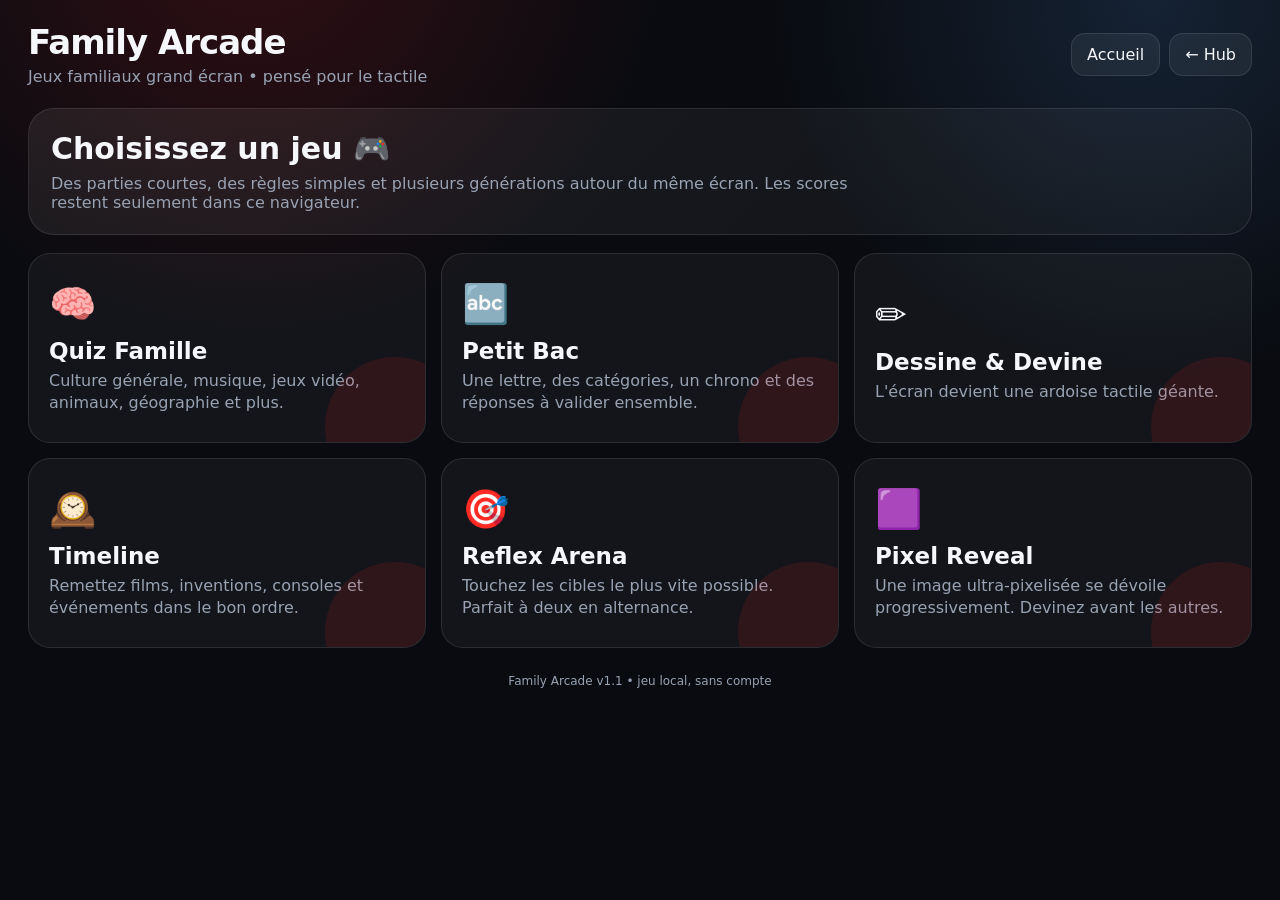
<file: family-arcade/index.html>
<!doctype html>
<html lang="fr">
<head>
<meta charset="utf-8">
<meta name="viewport" content="width=device-width,initial-scale=1,viewport-fit=cover">
<meta name="theme-color" content="#090b10">
<title>Family Arcade</title>
<link rel="stylesheet" href="style.css?v=2">
</head>
<body>
<div class="app">
  <div class="top">
    <div class="brand"><h1>Family Arcade</h1><p>Jeux familiaux grand écran • pensé pour le tactile</p></div>
    <div class="topActions"><button class="btn" id="homeBtn">Accueil</button><button class="btn" onclick="history.back()">← Hub</button></div>
  </div>

  <section id="home" class="screen active">
    <div class="hero"><h2>Choisissez un jeu 🎮</h2><p>Des parties courtes, des règles simples et plusieurs générations autour du même écran. Les scores restent seulement dans ce navigateur.</p></div>
    <div class="modes">
      <button class="mode" data-open="quiz"><div class="modeIcon">🧠</div><h3>Quiz Famille</h3><p>Culture générale, musique, jeux vidéo, animaux, géographie et plus.</p></button>
      <button class="mode" data-open="bac"><div class="modeIcon">🔤</div><h3>Petit Bac</h3><p>Une lettre, des catégories, un chrono et des réponses à valider ensemble.</p></button>
      <button class="mode" data-open="draw"><div class="modeIcon">✏️</div><h3>Dessine & Devine</h3><p>L'écran devient une ardoise tactile géante.</p></button>
      <button class="mode" data-open="timeline"><div class="modeIcon">🕰️</div><h3>Timeline</h3><p>Remettez films, inventions, consoles et événements dans le bon ordre.</p></button>
      <button class="mode" data-open="reflex"><div class="modeIcon">🎯</div><h3>Reflex Arena</h3><p>Touchez les cibles le plus vite possible. Parfait à deux en alternance.</p></button>
      <button class="mode" data-open="pixel"><div class="modeIcon">🟪</div><h3>Pixel Reveal</h3><p>Une image ultra-pixelisée se dévoile progressivement. Devinez avant les autres.</p></button>
    </div>
  </section>

  <section id="quiz" class="screen">
    <div class="panel">
      <div class="panelHead"><div><h2>Quiz Famille</h2><div class="sub">10 questions • difficulté mélangée</div></div><div class="scoreRow"><span class="pill">Question <strong id="quizN">1/10</strong></span><span class="pill">Score <strong id="quizScore">0</strong></span></div></div>
      <div class="bigQ" id="quizQ"></div>
      <div class="grid2" id="quizChoices"></div>
      <div style="margin-top:16px;display:flex;justify-content:flex-end"><button class="btn primary" id="quizNext" style="display:none">Question suivante</button></div>
    </div>
  </section>

  <section id="bac" class="screen">
    <div class="panel">
      <div class="panelHead"><div><h2>Petit Bac</h2><div class="sub">Écrivez vos réponses directement sur l'écran.</div></div><div class="timer" id="bacTimer">90</div></div>
      <div class="scoreRow"><span class="pill">Lettre <strong id="bacLetter">A</strong></span><button class="btn" id="newLetter">Nouvelle lettre</button><button class="btn primary" id="bacStart">Démarrer 90 s</button></div>
      <div class="bacGrid" id="bacGrid"></div>
      <div class="judge" id="bacJudge"><h3>Validation</h3><div class="sub">1 point si la réponse est acceptée. Vous êtes les arbitres.</div><div id="judgeList"></div><div style="margin-top:12px"><strong>Total : <span id="bacScore">0</span> point(s)</strong></div></div>
    </div>
  </section>

  <section id="draw" class="screen">
    <div class="panel">
      <div class="panelHead"><div><h2>Dessine & Devine</h2><div class="sub">Un joueur dessine, les autres devinent.</div></div><div class="timer" id="drawTimer">60</div></div>
      <div class="canvasWrap">
        <canvas id="drawCanvas" class="drawCanvas"></canvas>
        <div class="drawTools">
          <div class="promptBox"><div class="sub">Mot à dessiner</div><strong id="drawPrompt">••••••</strong></div>
          <button class="btn" id="revealPrompt">Afficher le mot</button>
          <button class="btn" id="newPrompt">Nouveau mot</button>
          <button class="btn" id="drawClear">Effacer</button>
          <button class="btn primary" id="drawStart">Chrono 60 s</button>
        </div>
      </div>
    </div>
  </section>

  <section id="timeline" class="screen">
    <div class="panel">
      <div class="panelHead"><div><h2>Timeline</h2><div class="sub">Touchez les cartes de la plus ancienne à la plus récente.</div></div><span class="pill">Score <strong id="timelineScore">0</strong></span></div>
      <div class="timelineCards" id="timelineCards"></div>
      <div style="margin-top:14px;display:flex;gap:10px"><button class="btn" id="timelineReset">Effacer l'ordre</button><button class="btn primary" id="timelineCheck">Valider</button><button class="btn" id="timelineNext" style="display:none">Nouvelle manche</button></div>
      <div class="timelineAnswer" id="timelineAnswer"></div>
    </div>
  </section>

  <section id="reflex" class="screen">
    <div class="panel">
      <div class="panelHead"><div><h2>Reflex Arena</h2><div class="sub">20 secondes. Touchez uniquement les cibles rouges.</div></div><div class="scoreRow"><span class="pill">Score <strong id="reflexScore">0</strong></span><span class="pill">Temps <strong id="reflexTime">20.0</strong></span></div></div>
      <div class="reflexArena" id="reflexArena"></div>
      <div style="margin-top:14px"><button class="btn primary" id="reflexStart">Démarrer</button></div>
    </div>
  </section>

  <section id="pixel" class="screen">
    <div class="panel">
      <div class="panelHead"><div><h2>Pixel Reveal</h2><div class="sub">Devinez avant que l'image soit nette.</div></div><span class="pill">Niveau <strong id="pixelLevel">1</strong></span></div>
      <div class="pixelStage">
        <canvas id="pixelCanvas" class="pixelCanvas"></canvas>
        <div class="pixelSide">
          <div class="promptBox"><div class="sub">Réponse</div><div class="revealName" id="pixelAnswer">???</div></div>
          <button class="btn" id="pixelMore">Dévoiler +</button>
          <button class="btn" id="pixelShow">Voir la réponse</button>
          <button class="btn primary" id="pixelNext">Image suivante</button>
        </div>
      </div>
    </div>
  </section>

  <section id="finish" class="screen"><div class="panel finish"><div class="huge">🏆</div><h2 id="finishTitle">Bien joué !</h2><p class="sub" id="finishText"></p><button class="btn primary" id="finishHome">Retour aux jeux</button></div></section>
  <div class="footer">Family Arcade v1.1 • jeu local, sans compte</div>
</div>
<script src="app.js?v=2"></script>
<script src="pixel-fix.js?v=2"></script>
</body>
</html>
</file>
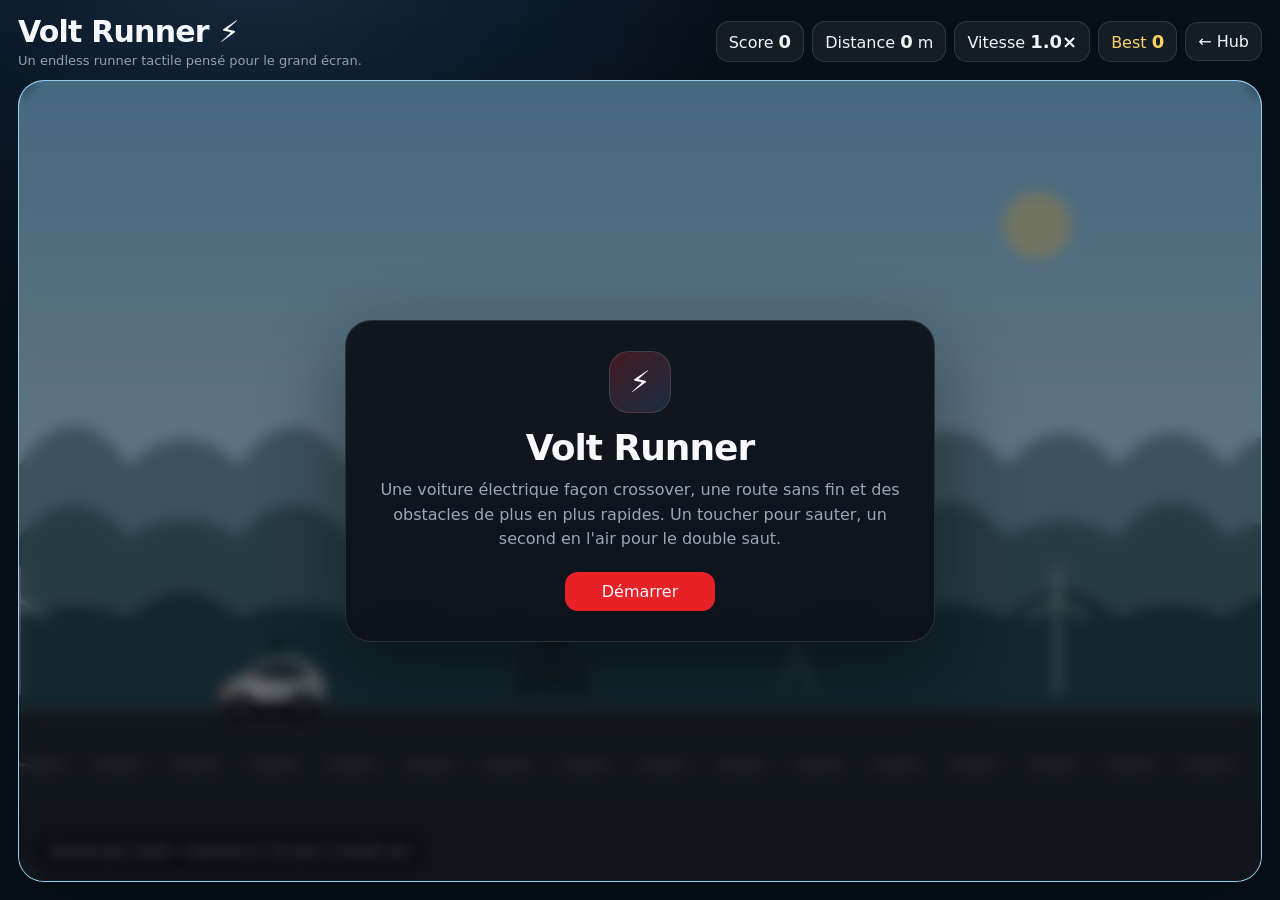
<file: finger-drift/index.html>
<!doctype html>
<html lang="fr">
<head>
<meta charset="utf-8">
<meta name="viewport" content="width=device-width,initial-scale=1,viewport-fit=cover">
<meta name="theme-color" content="#091018">
<title>Volt Runner</title>
<link rel="stylesheet" href="style.css?v=2.1">
</head>
<body>
<div class="wrap">
  <header class="top">
    <div class="title">
      <h1>Volt Runner ⚡</h1>
      <p>Un endless runner tactile pensé pour le grand écran.</p>
    </div>
    <div class="stats">
      <span class="pill">Score <strong id="score">0</strong></span>
      <span class="pill hideSmall">Distance <strong id="distance">0</strong> m</span>
      <span class="pill hideSmall">Vitesse <strong id="speed">1.0×</strong></span>
      <span class="pill best">Best <strong id="best">0</strong></span>
      <button class="btn" onclick="history.back()">← Hub</button>
    </div>
  </header>

  <main class="game" id="game">
    <canvas id="c"></canvas>
    <div class="hudHint">Touchez pour sauter • retouchez en l'air pour le double saut</div>
    <div class="overlay" id="overlay">
      <div class="card">
        <div class="carBadge">⚡</div>
        <h2 id="overlayTitle">Volt Runner</h2>
        <p id="overlayText">Une voiture électrique façon crossover, une route sans fin et des obstacles de plus en plus rapides. Un toucher pour sauter, un second en l'air pour le double saut.</p>
        <button class="btn primary" id="start">Démarrer</button>
      </div>
    </div>
  </main>
</div>
<script src="app.js?v=2.1"></script>
<script src="volt-fix.js?v=2.1"></script>
</body>
</html>
</file>
<file: family-arcade/style.css>
:root{--bg:#090b10;--panel:#11151d;--panel2:#171c26;--line:rgba(255,255,255,.1);--text:#f5f7fa;--muted:#98a2b3;--red:#e82127;--blue:#5aa7ff;--green:#62d394;--amber:#ffca64}
*{box-sizing:border-box}html,body{margin:0;min-height:100%;background:radial-gradient(circle at 20% -10%,rgba(232,33,39,.18),transparent 32%),radial-gradient(circle at 90% 0,rgba(90,167,255,.15),transparent 28%),var(--bg);color:var(--text);font-family:Inter,ui-sans-serif,system-ui,-apple-system,BlinkMacSystemFont,"Segoe UI",sans-serif}
button,input,select{font:inherit}.app{max-width:1500px;margin:auto;padding:22px 28px 44px}.top{display:flex;gap:18px;align-items:center;justify-content:space-between;margin-bottom:22px}.brand h1{margin:0;font-size:34px;letter-spacing:-1px}.brand p{margin:5px 0 0;color:var(--muted)}.topActions{display:flex;gap:9px}.btn{border:1px solid var(--line);background:rgba(255,255,255,.06);color:var(--text);padding:11px 15px;border-radius:14px;cursor:pointer}.btn.primary{background:var(--red);border-color:transparent}.btn:active{transform:scale(.98)}.screen{display:none}.screen.active{display:block}.hero{padding:22px;border:1px solid var(--line);background:linear-gradient(135deg,rgba(255,255,255,.07),rgba(255,255,255,.035));border-radius:26px;margin-bottom:18px}.hero h2{font-size:30px;margin:0 0 8px}.hero p{margin:0;color:var(--muted);max-width:850px}.modes{display:grid;grid-template-columns:repeat(3,1fr);gap:15px}.mode{min-height:190px;padding:20px;border:1px solid var(--line);background:rgba(255,255,255,.045);border-radius:22px;text-align:left;color:var(--text);cursor:pointer;position:relative;overflow:hidden}.mode:before{content:"";position:absolute;inset:auto -40px -55px auto;width:140px;height:140px;border-radius:50%;background:rgba(232,33,39,.12)}.mode:hover{background:rgba(255,255,255,.07)}.modeIcon{font-size:38px}.mode h3{font-size:23px;margin:12px 0 6px}.mode p{margin:0;color:var(--muted);line-height:1.4}.panel{border:1px solid var(--line);background:rgba(17,21,29,.94);border-radius:24px;padding:22px}.panelHead{display:flex;align-items:center;justify-content:space-between;gap:15px;margin-bottom:18px}.panelHead h2{margin:0;font-size:29px}.sub{color:var(--muted);font-size:14px}.grid2{display:grid;grid-template-columns:1fr 1fr;gap:14px}.grid3{display:grid;grid-template-columns:repeat(3,1fr);gap:12px}.choice{min-height:96px;border:1px solid var(--line);background:var(--panel2);color:var(--text);border-radius:18px;padding:16px;text-align:left;cursor:pointer}.choice.good{outline:2px solid var(--green);background:rgba(98,211,148,.12)}.choice.bad{outline:2px solid #ff6f78;background:rgba(255,90,100,.1)}.bigQ{font-size:32px;line-height:1.25;margin:22px 0}.scoreRow{display:flex;gap:10px;flex-wrap:wrap}.pill{padding:8px 12px;border:1px solid var(--line);border-radius:999px;background:rgba(255,255,255,.05);color:var(--muted)}.pill strong{color:var(--text)}.timer{font-size:50px;font-weight:750;letter-spacing:-2px}.input{width:100%;background:#0d1118;color:var(--text);border:1px solid var(--line);border-radius:14px;padding:13px 14px}.bacGrid{display:grid;grid-template-columns:repeat(2,1fr);gap:10px;margin-top:15px}.bacRow{display:grid;grid-template-columns:180px 1fr;align-items:center;gap:10px;padding:10px;border:1px solid var(--line);border-radius:15px;background:rgba(255,255,255,.035)}.bacRow label{font-weight:650}.judge{display:none;margin-top:15px}.judge.show{display:block}.judgeItem{display:flex;gap:8px;align-items:center;justify-content:space-between;padding:11px;border-bottom:1px solid var(--line)}.judgeBtns{display:flex;gap:7px}.mini{padding:7px 10px;border-radius:10px;border:1px solid var(--line);background:rgba(255,255,255,.05);color:var(--text);cursor:pointer}.canvasWrap{display:grid;grid-template-columns:1fr 320px;gap:16px}.drawCanvas{width:100%;height:520px;background:white;border-radius:20px;touch-action:none;display:block}.drawTools{display:flex;flex-direction:column;gap:10px}.promptBox{padding:18px;border-radius:18px;background:rgba(232,33,39,.1);border:1px solid rgba(232,33,39,.22)}.promptBox strong{font-size:23px}.timelineCards{display:grid;grid-template-columns:repeat(2,1fr);gap:12px}.timelineCard{min-height:115px;padding:17px;border:1px solid var(--line);border-radius:18px;background:var(--panel2);cursor:pointer;position:relative}.timelineCard.selected{outline:2px solid var(--blue)}.orderBadge{position:absolute;top:10px;right:10px;width:30px;height:30px;display:grid;place-items:center;border-radius:50%;background:var(--blue);font-weight:800}.timelineAnswer{display:none;margin-top:15px;padding:15px;border-radius:16px;background:rgba(255,255,255,.05)}.timelineAnswer.show{display:block}.reflexArena{position:relative;height:540px;border:1px solid var(--line);border-radius:24px;background:radial-gradient(circle at 50% 50%,rgba(90,167,255,.08),transparent 45%),#0b1017;overflow:hidden;touch-action:none}.target{position:absolute;width:78px;height:78px;border-radius:50%;display:grid;place-items:center;background:radial-gradient(circle at 35% 30%,#fff 0 8%,#ff7c84 9% 28%,#e82127 29% 57%,#821014 58% 100%);box-shadow:0 0 28px rgba(232,33,39,.35);cursor:pointer;user-select:none}.pixelStage{display:grid;grid-template-columns:1fr 310px;gap:16px}.pixelCanvas{width:100%;height:520px;background:#0c1016;border:1px solid var(--line);border-radius:22px;display:block}.pixelSide{display:flex;flex-direction:column;gap:10px}.revealName{font-size:30px;font-weight:800;min-height:45px}.finish{text-align:center;padding:45px 20px}.finish .huge{font-size:68px}.finish h2{font-size:36px}.footer{margin-top:26px;color:var(--muted);font-size:12px;text-align:center}
@media(max-width:1000px){.modes{grid-template-columns:repeat(2,1fr)}.canvasWrap,.pixelStage{grid-template-columns:1fr}.drawTools,.pixelSide{display:grid;grid-template-columns:repeat(3,1fr)}.bacGrid{grid-template-columns:1fr}.drawCanvas,.pixelCanvas{height:430px}}
@media(max-width:700px){.app{padding:14px}.modes,.grid2,.grid3,.timelineCards{grid-template-columns:1fr}.mode{min-height:145px}.top{align-items:flex-start}.brand h1{font-size:28px}.topActions{flex-direction:column}.bacRow{grid-template-columns:1fr}.drawCanvas,.pixelCanvas,.reflexArena{height:390px}}
</file>
<file: finger-drift/style.css>
:root{--bg:#071019;--panel:#111923;--line:rgba(255,255,255,.12);--text:#f7f9fc;--muted:#9ba7b5;--red:#e82127;--blue:#5aa7ff;--amber:#ffd56a}
*{box-sizing:border-box}
html,body{margin:0;width:100%;height:100%;overflow:hidden;background:radial-gradient(circle at 20% -10%,rgba(90,167,255,.18),transparent 34%),#071019;color:var(--text);font-family:Inter,system-ui,-apple-system,BlinkMacSystemFont,"Segoe UI",sans-serif}
button{font:inherit}
.wrap{height:100vh;padding:14px 18px 18px;display:grid;grid-template-rows:auto 1fr;gap:12px}
.top{display:flex;gap:14px;align-items:center;justify-content:space-between}
.title h1{margin:0;font-size:30px;letter-spacing:-.8px}
.title p{margin:4px 0 0;color:var(--muted);font-size:13px}
.stats{display:flex;gap:8px;align-items:center;flex-wrap:wrap;justify-content:flex-end}
.pill,.btn{padding:9px 12px;border:1px solid var(--line);border-radius:13px;background:rgba(255,255,255,.06);color:var(--text)}
.pill strong{font-size:18px}
.best{color:var(--amber)}
.btn{cursor:pointer}.btn.primary{background:var(--red);border-color:transparent;min-width:150px}.btn:active{transform:scale(.98)}
.game{position:relative;min-height:0;border:1px solid var(--line);border-radius:26px;overflow:hidden;background:#87c7ee;box-shadow:0 25px 80px rgba(0,0,0,.3)}
.game canvas{width:100%;height:100%;display:block;touch-action:none}
.hudHint{position:absolute;left:18px;bottom:14px;padding:9px 13px;border-radius:13px;background:rgba(3,8,13,.56);backdrop-filter:blur(8px);color:#eef4fb;font-size:12px;pointer-events:none}
.overlay{position:absolute;inset:0;display:grid;place-items:center;background:rgba(4,8,13,.52);backdrop-filter:blur(7px)}
.card{width:min(590px,90%);padding:30px;border-radius:26px;border:1px solid var(--line);background:rgba(13,19,28,.96);text-align:center;box-shadow:0 30px 80px rgba(0,0,0,.45)}
.carBadge{width:62px;height:62px;margin:0 auto 14px;border-radius:20px;display:grid;place-items:center;font-size:30px;background:linear-gradient(145deg,rgba(232,33,39,.24),rgba(90,167,255,.16));border:1px solid var(--line)}
.card h2{font-size:36px;margin:0 0 10px;letter-spacing:-1px}.card p{color:var(--muted);line-height:1.55;margin:0 0 20px}
@media(max-width:900px){.title p{display:none}.hideSmall{display:none}.title h1{font-size:24px}.wrap{padding:9px}.pill,.btn{padding:8px 10px}.card{padding:24px}.card h2{font-size:30px}}
</file>
